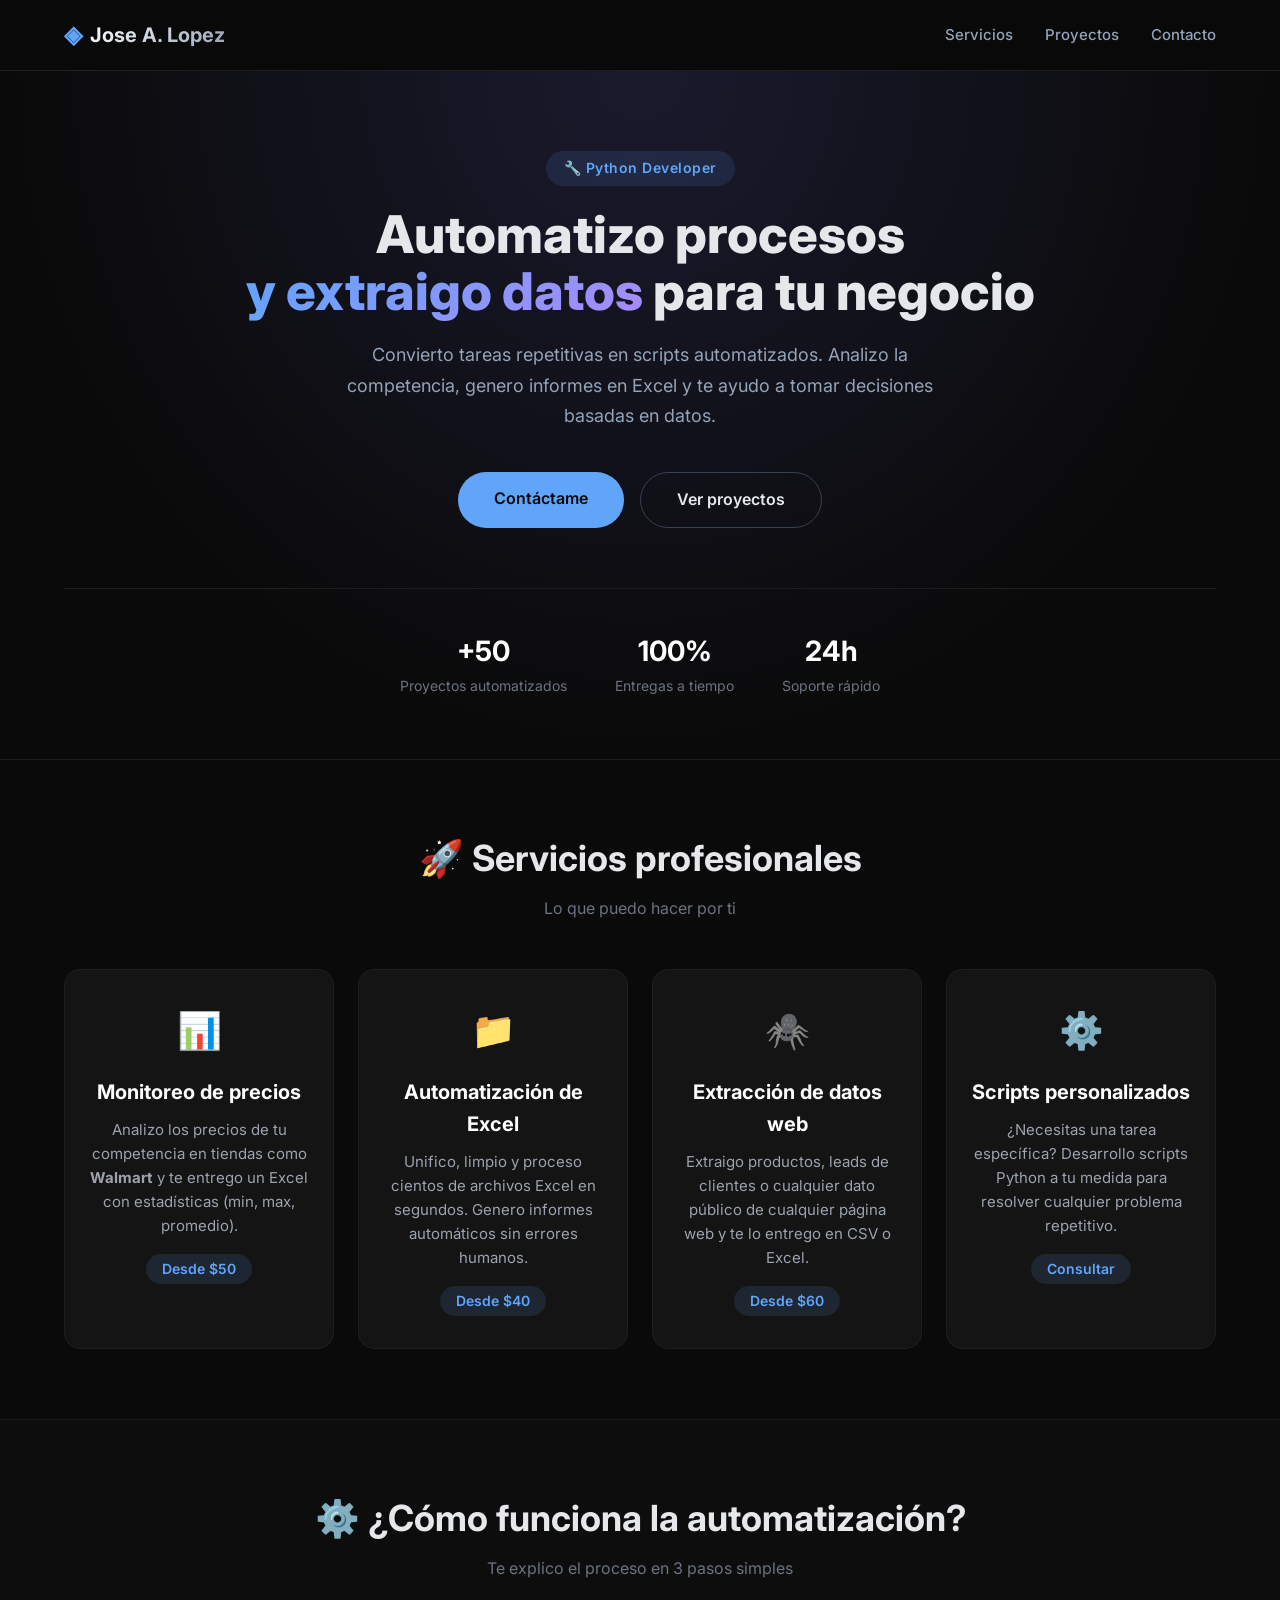
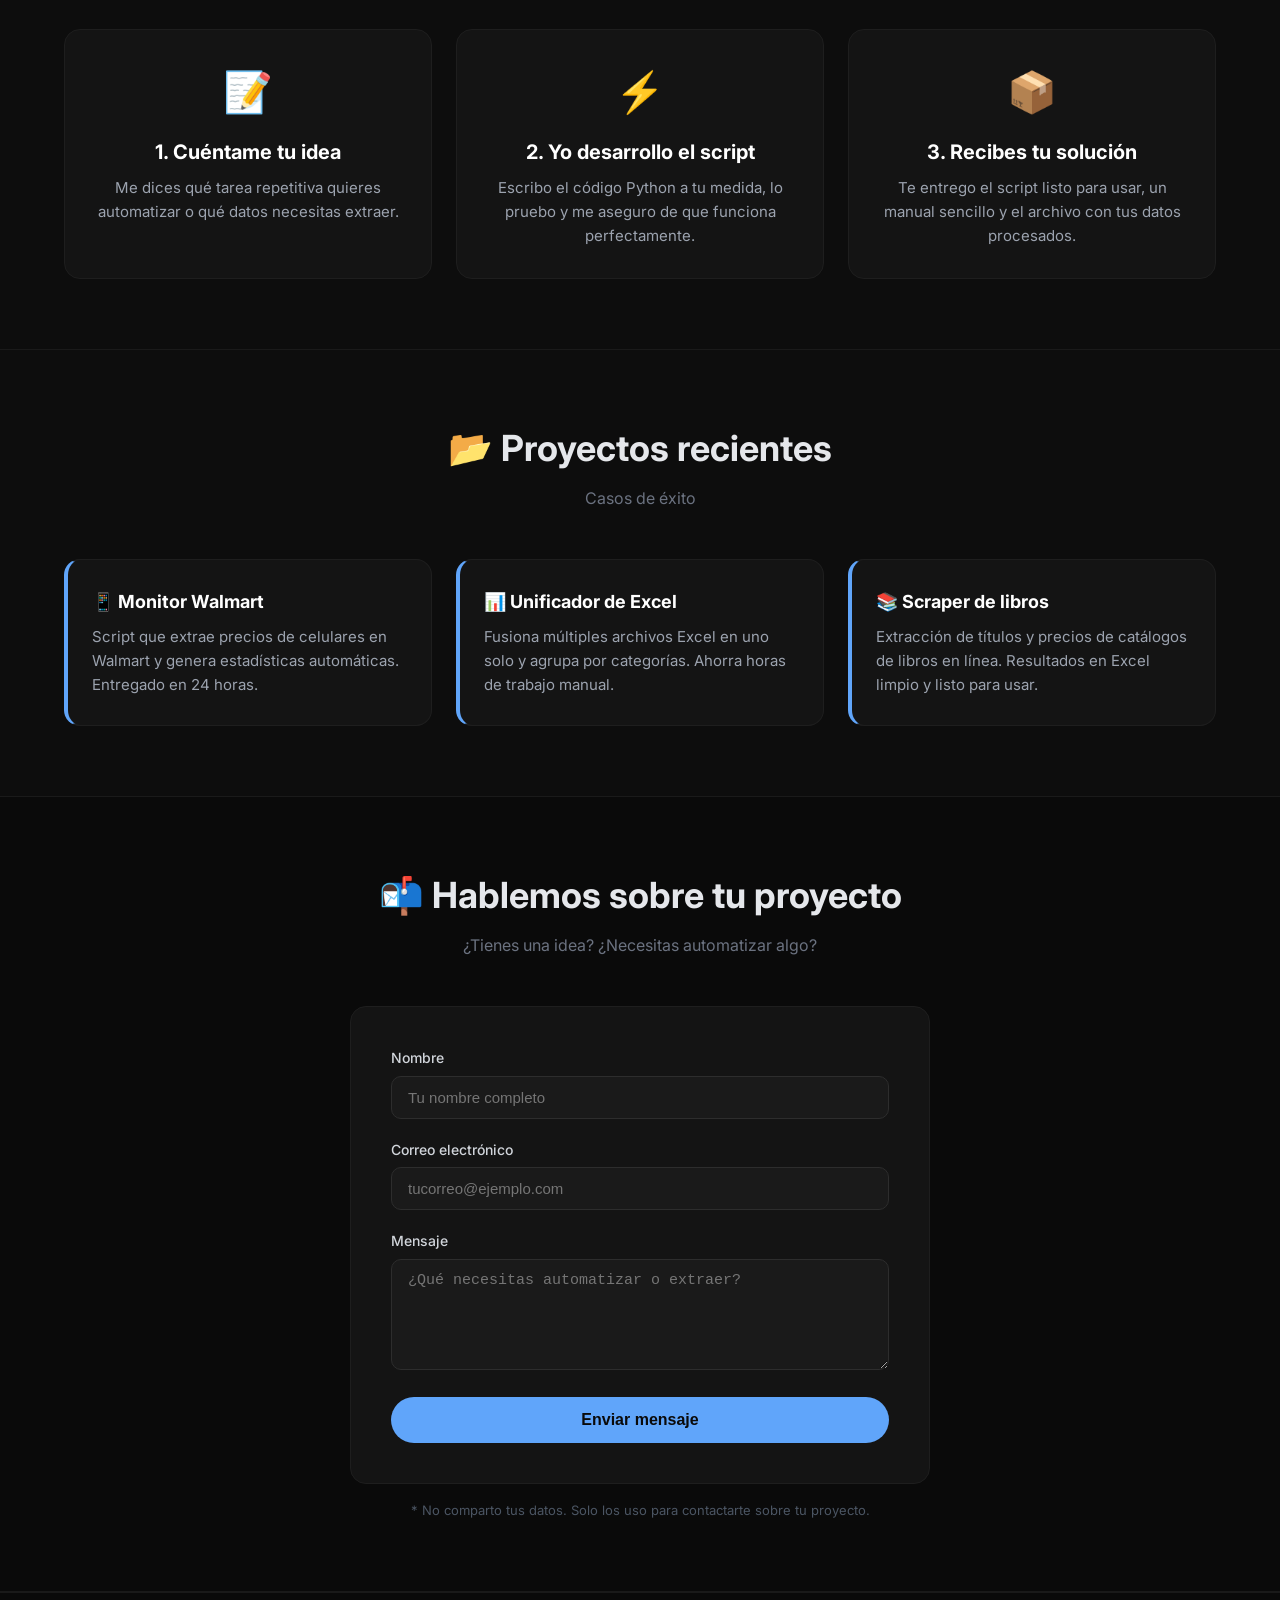
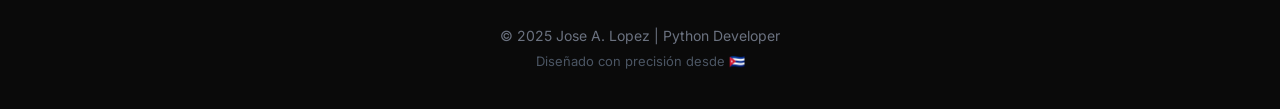
<file: index.html>
<!DOCTYPE html>
<html lang="es">
<head>
    <meta charset="UTF-8">
    <meta name="viewport" content="width=device-width, initial-scale=1.0">
    <title>Jose A. Lopez | Python Developer</title>
    <link rel="stylesheet" href="style.css">
    <link href="https://fonts.googleapis.com/css2?family=Inter:wght@400;500;600;700;800&display=swap" rel="stylesheet">
</head>
<body>
    <header>
        <div class="container">
            <div class="logo">
                <span class="logo-icon">◈</span>
                <span class="logo-text">Jose A. Lopez</span>
            </div>
            <nav>
                <ul>
                    <li><a href="#servicios">Servicios</a></li>
                    <li><a href="#proyectos">Proyectos</a></li>
                    <li><a href="#contacto">Contacto</a></li>
                </ul>
            </nav>
        </div>
    </header>

    <section id="hero">
        <div class="container">
            <div class="hero-content">
                <p class="hero-badge">🔧 Python Developer</p>
                <h1>Automatizo procesos <br><span class="highlight">y extraigo datos</span> para tu negocio</h1>
                <p class="hero-description">
                    Convierto tareas repetitivas en scripts automatizados. 
                    Analizo la competencia, genero informes en Excel y te ayudo a tomar decisiones basadas en datos.
                </p>
                <div class="hero-buttons">
                    <a href="#contacto" class="btn-primary">Contáctame</a>
                    <a href="#proyectos" class="btn-secondary">Ver proyectos</a>
                </div>
                <div class="hero-stats">
                    <div class="stat-item">
                        <span class="stat-number">+50</span>
                        <span class="stat-label">Proyectos automatizados</span>
                    </div>
                    <div class="stat-item">
                        <span class="stat-number">100%</span>
                        <span class="stat-label">Entregas a tiempo</span>
                    </div>
                    <div class="stat-item">
                        <span class="stat-number">24h</span>
                        <span class="stat-label">Soporte rápido</span>
                    </div>
                </div>
            </div>
        </div>
    </section>

    <section id="servicios">
        <div class="container">
            <h2>🚀 Servicios profesionales</h2>
            <p class="section-subtitle">Lo que puedo hacer por ti</p>
            <div class="servicios-grid">
                <div class="servicio-card">
                    <div class="servicio-icon">📊</div>
                    <h3>Monitoreo de precios</h3>
                    <p>Analizo los precios de tu competencia en tiendas como <strong>Walmart</strong> y te entrego un Excel con estadísticas (min, max, promedio).</p>
                    <span class="precio">Desde $50</span>
                </div>
                <div class="servicio-card">
                    <div class="servicio-icon">📁</div>
                    <h3>Automatización de Excel</h3>
                    <p>Unifico, limpio y proceso cientos de archivos Excel en segundos. Genero informes automáticos sin errores humanos.</p>
                    <span class="precio">Desde $40</span>
                </div>
                <div class="servicio-card">
                    <div class="servicio-icon">🕷️</div>
                    <h3>Extracción de datos web</h3>
                    <p>Extraigo productos, leads de clientes o cualquier dato público de cualquier página web y te lo entrego en CSV o Excel.</p>
                    <span class="precio">Desde $60</span>
                </div>
                <div class="servicio-card">
                    <div class="servicio-icon">⚙️</div>
                    <h3>Scripts personalizados</h3>
                    <p>¿Necesitas una tarea específica? Desarrollo scripts Python a tu medida para resolver cualquier problema repetitivo.</p>
                    <span class="precio">Consultar</span>
                </div>
            </div>
        </div>
    </section>    <!-- ======================================== -->
    <!-- NUEVA SECCIÓN: AUTOMATIZACIÓN DE PROCESOS   -->
    <!-- ======================================== -->
    <section id="procesos">
        <div class="container">
            <h2>⚙️ ¿Cómo funciona la automatización?</h2>
            <p class="section-subtitle">Te explico el proceso en 3 pasos simples</p>
            <div class="procesos-grid">
                <div class="proceso-card">
                    <div class="proceso-icon">📝</div>
                    <h3>1. Cuéntame tu idea</h3>
                    <p>Me dices qué tarea repetitiva quieres automatizar o qué datos necesitas extraer.</p>
                </div>
                <div class="proceso-card">
                    <div class="proceso-icon">⚡</div>
                    <h3>2. Yo desarrollo el script</h3>
                    <p>Escribo el código Python a tu medida, lo pruebo y me aseguro de que funciona perfectamente.</p>
                </div>
                <div class="proceso-card">
                    <div class="proceso-icon">📦</div>
                    <h3>3. Recibes tu solución</h3>
                    <p>Te entrego el script listo para usar, un manual sencillo y el archivo con tus datos procesados.</p>
                </div>
            </div>
        </div>
    </section>

    <section id="proyectos">
        <div class="container">
            <h2>📂 Proyectos recientes</h2>
            <p class="section-subtitle">Casos de éxito</p>
            <div class="proyectos-grid">
                <div class="proyecto-item">
                    <h4>📱 Monitor Walmart</h4>
                    <p>Script que extrae precios de celulares en Walmart y genera estadísticas automáticas. Entregado en 24 horas.</p>
                </div>
                <div class="proyecto-item">
                    <h4>📊 Unificador de Excel</h4>
                    <p>Fusiona múltiples archivos Excel en uno solo y agrupa por categorías. Ahorra horas de trabajo manual.</p>
                </div>
                <div class="proyecto-item">
                    <h4>📚 Scraper de libros</h4>
                    <p>Extracción de títulos y precios de catálogos de libros en línea. Resultados en Excel limpio y listo para usar.</p>
                </div>
            </div>
        </div>
    </section>

    <section id="contacto">
        <div class="container">
            <h2>📬 Hablemos sobre tu proyecto</h2>
            <p class="section-subtitle">¿Tienes una idea? ¿Necesitas automatizar algo?</p>
            <form action="https://formspree.io/f/xpzvrwqg" method="POST">
                <label for="nombre">Nombre</label>
                <input type="text" id="nombre" name="nombre" placeholder="Tu nombre completo" required>
                <label for="email">Correo electrónico</label>
                <input type="email" id="email" name="email" placeholder="tucorreo@ejemplo.com" required>
                <label for="mensaje">Mensaje</label>
                <textarea id="mensaje" name="mensaje" rows="5" placeholder="¿Qué necesitas automatizar o extraer?" required></textarea>
                <button type="submit">Enviar mensaje</button>
            </form>
            <p class="nota">* No comparto tus datos. Solo los uso para contactarte sobre tu proyecto.</p>
        </div>
    </section>

    <footer>
        <div class="container">
            <p>© 2025 Jose A. Lopez | Python Developer</p>
            <p class="footer-location">Diseñado con precisión desde 🇨🇺</p>
        </div>
    </footer>
</body>
</html>
</file>
<file: style.css>
/* ============================================
   RESETEO Y ESTILOS GLOBALES
   ============================================ */
* {
    margin: 0;
    padding: 0;
    box-sizing: border-box;
}

body {
    font-family: 'Inter', -apple-system, BlinkMacSystemFont, 'Segoe UI', Roboto, sans-serif;
    background-color: #0a0a0a;
    color: #e5e7eb;
    line-height: 1.6;
    -webkit-font-smoothing: antialiased;
}

.container {
    max-width: 1200px;
    margin: 0 auto;
    padding: 0 24px;
}

/* ============================================
   CABECERA / NAVEGACIÓN
   ============================================ */
header {
    position: sticky;
    top: 0;
    background: rgba(10, 10, 10, 0.85);
    backdrop-filter: blur(12px);
    border-bottom: 1px solid #1e1e1e;
    padding: 16px 0;
    z-index: 100;
}

header .container {
    display: flex;
    justify-content: space-between;
    align-items: center;
    flex-wrap: wrap;
}

.logo {
    display: flex;
    align-items: center;
    gap: 8px;
    font-weight: 700;
    font-size: 20px;
    color: #ffffff;
}

.logo-icon {
    color: #60a5fa;
    font-size: 24px;
}

.logo-text {
    background: linear-gradient(135deg, #ffffff 0%, #94a3b8 100%);
    -webkit-background-clip: text;
    -webkit-text-fill-color: transparent;
}

nav ul {
    list-style: none;
    display: flex;
    gap: 32px;
}

nav ul li a {
    color: #94a3b8;
    text-decoration: none;
    font-weight: 500;
    font-size: 15px;
    transition: color 0.3s ease;
}

nav ul li a:hover {
    color: #60a5fa;
}

/* ============================================
   HERO (PRESENTACIÓN) - IMPACTANTE
   ============================================ */
#hero {
    padding: 80px 0 60px 0;
    text-align: center;
    background: radial-gradient(ellipse at 50% 0%, #1a1a2e 0%, #0a0a0a 70%);
    border-bottom: 1px solid #1e1e1e;
}

.hero-badge {
    display: inline-block;
    background: rgba(96, 165, 250, 0.12);
    color: #60a5fa;
    padding: 6px 18px;
    border-radius: 30px;
    font-size: 14px;
    font-weight: 600;
    letter-spacing: 0.5px;
    margin-bottom: 20px;
}

#hero h1 {
    font-size: 52px;
    font-weight: 800;
    line-height: 1.1;
    margin-bottom: 20px;
}

#hero h1 .highlight {
    background: linear-gradient(135deg, #60a5fa 0%, #a78bfa 100%);
    -webkit-background-clip: text;
    -webkit-text-fill-color: transparent;
}

.hero-description {
    max-width: 640px;
    margin: 0 auto 40px;
    font-size: 18px;
    color: #94a3b8;
    line-height: 1.7;
}

.hero-buttons {
    display: flex;
    justify-content: center;
    gap: 16px;
    flex-wrap: wrap;
    margin-bottom: 60px;
}

.btn-primary {
    display: inline-block;
    background: #60a5fa;
    color: #0a0a0a;
    padding: 14px 36px;
    border-radius: 40px;
    font-weight: 600;
    text-decoration: none;
    font-size: 16px;
    transition: all 0.3s ease;
}

.btn-primary:hover {
    background: #3b82f6;
    transform: scale(1.03);
}

.btn-secondary {
    display: inline-block;
    background: transparent;
    color: #e5e7eb;
    padding: 14px 36px;
    border-radius: 40px;
    font-weight: 600;
    text-decoration: none;
    font-size: 16px;
    border: 1px solid #374151;
    transition: all 0.3s ease;
}

.btn-secondary:hover {
    background: #1e1e1e;
    border-color: #60a5fa;
}

/* Estadísticas */
.hero-stats {
    display: flex;
    justify-content: center;
    gap: 48px;
    flex-wrap: wrap;
    border-top: 1px solid #1e1e1e;
    padding-top: 40px;
}

.stat-item {
    text-align: center;
}

.stat-number {
    display: block;
    font-size: 28px;
    font-weight: 700;
    color: #ffffff;
}

.stat-label {
    font-size: 14px;
    color: #6b7280;
}

/* ============================================
   SECCIONES COMUNES
   ============================================ */
section {
    padding: 70px 0;
    border-bottom: 1px solid #1a1a1a;
}

h2 {
    font-size: 36px;
    font-weight: 700;
    text-align: center;
    margin-bottom: 8px;
}

.section-subtitle {
    text-align: center;
    color: #6b7280;
    margin-bottom: 48px;
    font-size: 16px;
}

/* ============================================
   SERVICIOS
   ============================================ */
.servicios-grid {
    display: grid;
    grid-template-columns: repeat(auto-fit, minmax(260px, 1fr));
    gap: 24px;
}

.servicio-card {
    background: #141414;
    padding: 32px 24px;
    border-radius: 16px;
    border: 1px solid #1e1e1e;
    transition: all 0.3s ease;
    text-align: center;
}

.servicio-card:hover {
    border-color: #60a5fa;
    transform: translateY(-4px);
    box-shadow: 0 12px 30px rgba(96, 165, 250, 0.06);
}

.servicio-icon {
    font-size: 36px;
    margin-bottom: 16px;
}

.servicio-card h3 {
    font-size: 20px;
    margin-bottom: 10px;
    color: #ffffff;
}

.servicio-card p {
    color: #9ca3af;
    font-size: 15px;
    margin-bottom: 16px;
}

.precio {
    display: inline-block;
    background: rgba(96, 165, 250, 0.12);
    color: #60a5fa;
    padding: 4px 16px;
    border-radius: 30px;
    font-weight: 600;
    font-size: 14px;
}

/* ============================================
   PROYECTOS
   ============================================ */
#proyectos {
    background: #0d0d0d;
}

.proyectos-grid {
    display: grid;
    grid-template-columns: repeat(auto-fit, minmax(280px, 1fr));
    gap: 24px;
}

.proyecto-item {
    background: #141414;
    padding: 28px 24px;
    border-radius: 16px;
    border: 1px solid #1e1e1e;
    border-left: 4px solid #60a5fa;
    transition: all 0.3s ease;
}

.proyecto-item:hover {
    border-color: #60a5fa;
}

.proyecto-item h4 {
    font-size: 18px;
    color: #ffffff;
    margin-bottom: 8px;
}

.proyecto-item p {
    color: #9ca3af;
    font-size: 15px;
}

/* ============================================
   CONTACTO
   ============================================ */
#contacto {
    background: #0a0a0a;
}

form {
    max-width: 580px;
    margin: 0 auto;
    background: #141414;
    padding: 40px;
    border-radius: 16px;
    border: 1px solid #1e1e1e;
}

label {
    display: block;
    margin-bottom: 6px;
    font-weight: 500;
    font-size: 14px;
    color: #d1d5db;
}

input, textarea {
    width: 100%;
    padding: 12px 16px;
    margin-bottom: 20px;
    background: #1a1a1a;
    border: 1px solid #2d2d2d;
    border-radius: 10px;
    color: #e5e7eb;
    font-size: 15px;
    transition: border-color 0.3s ease;
}

input:focus, textarea:focus {
    border-color: #60a5fa;
    outline: none;
    background: #1f1f1f;
}

button[type="submit"] {
    background: #60a5fa;
    color: #0a0a0a;
    border: none;
    padding: 14px 30px;
    font-weight: 700;
    font-size: 16px;
    border-radius: 40px;
    cursor: pointer;
    width: 100%;
    transition: background 0.3s ease;
}

button[type="submit"]:hover {
    background: #3b82f6;
}

.nota {
    font-size: 13px;
    color: #4b5563;
    margin-top: 16px;
    text-align: center;
}

/* ============================================
   PIE DE PÁGINA
   ============================================ */
footer {
    background: #0a0a0a;
    border-top: 1px solid #1a1a1a;
    padding: 32px 0;
    text-align: center;
}

footer p {
    color: #6b7280;
    font-size: 14px;
}

.footer-location {
    font-size: 13px;
    color: #4b5563;
    margin-top: 4px;
}

/* ============================================
   RESPONSIVE (CELULARES)
   ============================================ */
@media (max-width: 768px) {
    #hero h1 {
        font-size: 32px;
    }

    .hero-description {
        font-size: 16px;
    }

    .hero-buttons {
        flex-direction: column;
        align-items: center;
    }

    .hero-stats {
        gap: 24px;
    }

    header .container {
        flex-direction: column;
        gap: 12px;
    }

    nav ul {
        gap: 16px;
        flex-wrap: wrap;
        justify-content: center;
    }

    .servicios-grid {
        grid-template-columns: 1fr;
    }

    .proyectos-grid {
        grid-template-columns: 1fr;
    }

    form {
        padding: 24px;
    }

    h2 {
        font-size: 28px;
    }
}/* ============================================
   NUEVA SECCIÓN: AUTOMATIZACIÓN
   ============================================ */
#procesos {
    background: #0d0d0d;
    border-bottom: 1px solid #1a1a1a;
}

.procesos-grid {
    display: grid;
    grid-template-columns: repeat(auto-fit, minmax(250px, 1fr));
    gap: 24px;
    margin-top: 20px;
}

.proceso-card {
    background: #141414;
    padding: 30px 24px;
    border-radius: 16px;
    border: 1px solid #1e1e1e;
    text-align: center;
    transition: all 0.3s ease;
}

.proceso-card:hover {
    border-color: #60a5fa;
    transform: translateY(-4px);
}

.proceso-icon {
    font-size: 40px;
    margin-bottom: 12px;
}

.proceso-card h3 {
    color: #ffffff;
    font-size: 20px;
    margin-bottom: 8px;
}

.proceso-card p {
    color: #9ca3af;
    font-size: 15px;
}
</file>
